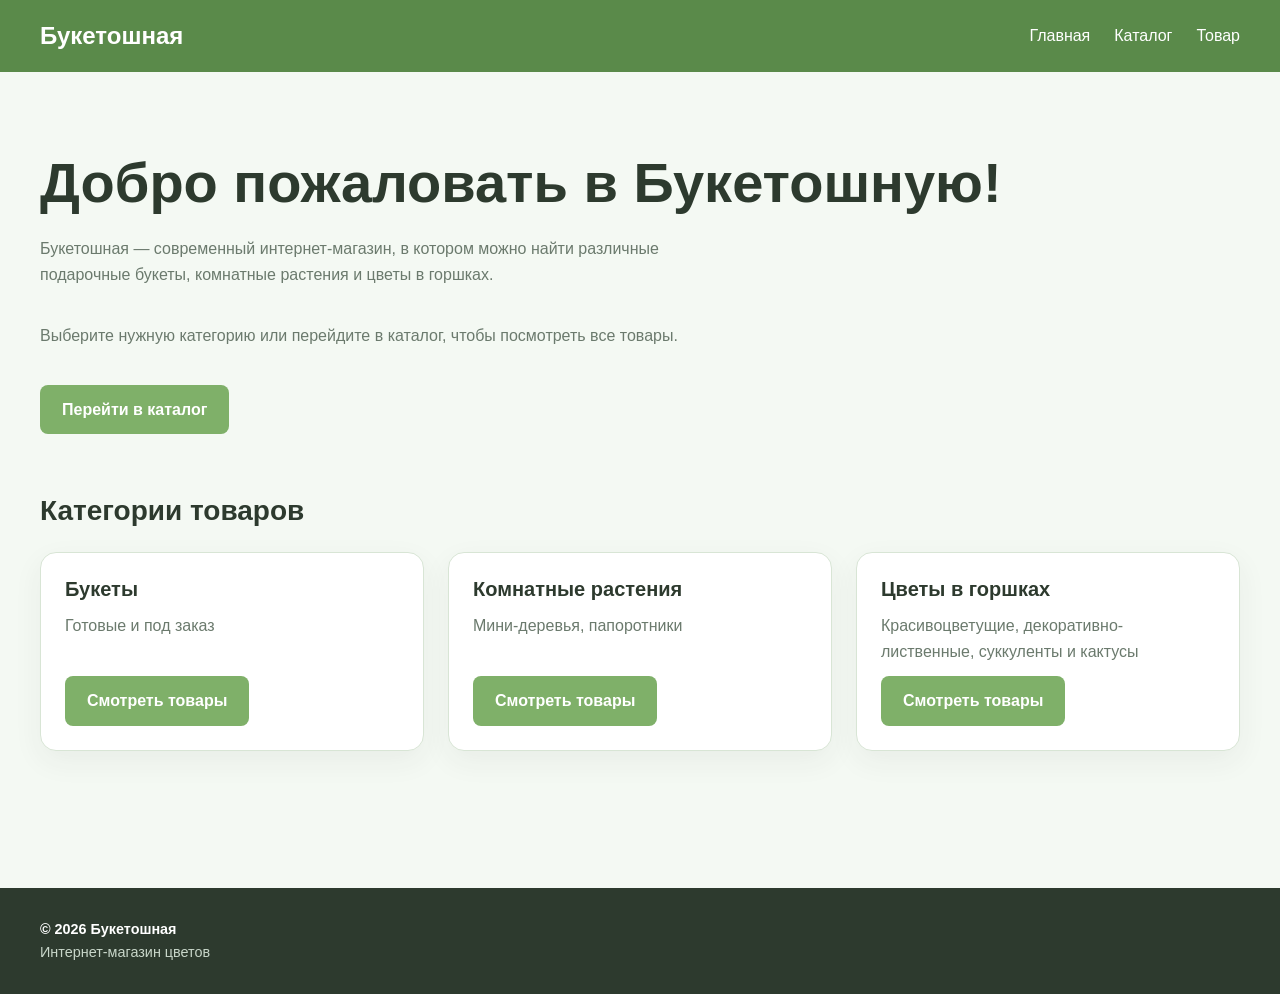
<file: buketoshnaya/index.html>
<!DOCTYPE html>
<html lang="ru">
<head>
    <meta charset="UTF-8">
    <meta name="viewport" content="width=device-width, initial-scale=1.0">
    <title>Букетошная — интернет-магазин цветов</title>
    <link rel="stylesheet" href="css/style.css">

</head>
<body>

    <header class="site-header">
        <div class="container">
            <a class="site-header__logo" href="index.html">Букетошная</a>
            <nav class="site-header__nav">
                <a href="index.html">Главная</a>
                <a href="pages/catalog.html">Каталог</a>
                <a href="pages/product.html">Товар</a>
            </nav>
        </div>
    </header>

    <main>
        <div class="container">
            <section class="hero">
                <h1 class="hero__title">Добро пожаловать в Букетошную!</h1>
                <p>Букетошная — современный интернет-магазин, в котором можно найти
                   различные подарочные букеты, комнатные растения и цветы в горшках.</p>
                <p>Выберите нужную категорию или перейдите в каталог,
                   чтобы посмотреть все товары.</p>
                <a class="button" href="pages/catalog.html">Перейти в каталог</a>
            </section>

            <section class="categories">
                <h2 class="categories__title">Категории товаров</h2>
                <div class="categories__grid">
                    <article class="category-card">
                        <h3>Букеты</h3>
                        <p>Готовые и под заказ</p>
                        <a class="button" href="pages/catalog.html">Смотреть товары</a>
                    </article>
                    <article class="category-card">
                        <h3>Комнатные растения</h3>
                        <p>Мини-деревья, папоротники</p>
                        <a class="button" href="pages/catalog.html">Смотреть товары</a>
                    </article>
                    <article class="category-card">
                        <h3>Цветы в горшках</h3>
                        <p>Красивоцветущие, декоративно-лиственные, суккуленты и кактусы</p>
                        <a class="button" href="pages/catalog.html">Смотреть товары</a>
                    </article>
                </div>
            </section>
        </div>
    </main>

    <footer class="site-footer">
        <div class="container">
            <p>© 2026 Букетошная</p>
            <p>Интернет-магазин цветов</p>
        </div>
    </footer>

</body>
</html>
</file>
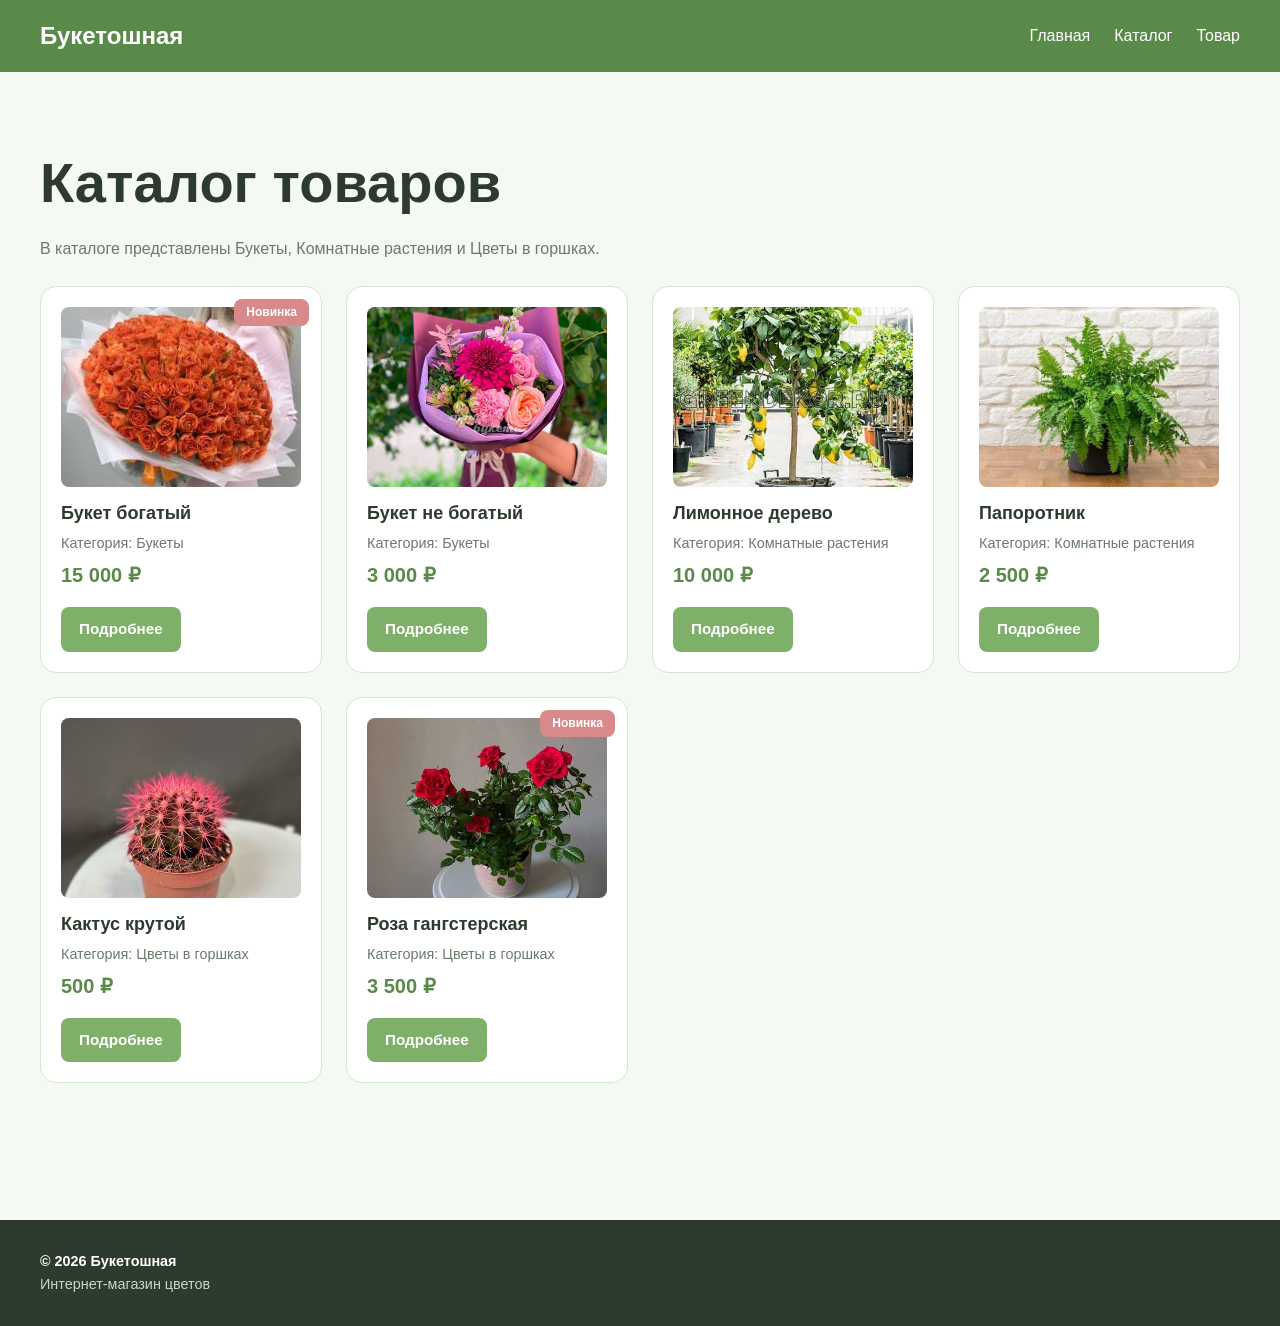
<file: buketoshnaya/pages/catalog.html>
<!DOCTYPE html>
<html lang="ru">
<head>
    <meta charset="UTF-8">
    <meta name="viewport" content="width=device-width, initial-scale=1.0">
    <title>Каталог — Букетошная</title>
    <link rel="stylesheet" href="../css/style.css">
</head>
<body>

    <header class="site-header">
        <div class="container">
            <a class="site-header__logo" href="../index.html">Букетошная</a>
            <nav class="site-header__nav">
                <a href="../index.html">Главная</a>
                <a href="catalog.html">Каталог</a>
                <a href="product.html">Товар</a>
            </nav>
        </div>
    </header>

    <main>
        <div class="container">
            <h1>Каталог товаров</h1>
            <p>В каталоге представлены Букеты, Комнатные растения и Цветы в горшках.</p>

            <section class="products">

                <article class="product-card product-card--new">
                    <img class="product-card__image" src="../images/bouquet.jpg" alt="Букет богатый">
                    <h2>Букет богатый</h2>
                    <p class="product-card__category">Категория: Букеты</p>
                    <p class="product-card__price">15 000 ₽</p>
                    <a class="button" href="product.html#bouquet-rich">Подробнее</a>
                </article>

                <article class="product-card">
                    <img class="product-card__image" src="../images/nishiy.jpg" alt="Букет не богатый">
                    <h2>Букет не богатый</h2>
                    <p class="product-card__category">Категория: Букеты</p>
                    <p class="product-card__price">3 000 ₽</p>
                    <a class="button" href="product.html#bouquet-cheap">Подробнее</a>
                </article>

                <article class="product-card">
                    <img class="product-card__image" src="../images/lemon.jpg" alt="Лимонное дерево">
                    <h2>Лимонное дерево</h2>
                    <p class="product-card__category">Категория: Комнатные растения</p>
                    <p class="product-card__price">10 000 ₽</p>
                    <a class="button" href="product.html#lemon-tree">Подробнее</a>
                </article>

                <article class="product-card">
                    <img class="product-card__image" src="../images/paporotnik.jpg" alt="Папоротник">
                    <h2>Папоротник</h2>
                    <p class="product-card__category">Категория: Комнатные растения</p>
                    <p class="product-card__price">2 500 ₽</p>
                    <a class="button" href="product.html#fern">Подробнее</a>
                </article>

                <article class="product-card">
                    <img class="product-card__image" src="../images/cactus.jpg" alt="Кактус крутой">
                    <h2>Кактус крутой</h2>
                    <p class="product-card__category">Категория: Цветы в горшках</p>
                    <p class="product-card__price">500 ₽</p>
                    <a class="button" href="product.html#cactus">Подробнее</a>
                </article>

                <article class="product-card product-card--new">
                    <img class="product-card__image" src="../images/rose.jpg" alt="Роза гангстерская">
                    <h2>Роза гангстерская</h2>
                    <p class="product-card__category">Категория: Цветы в горшках</p>
                    <p class="product-card__price">3 500 ₽</p>
                    <a class="button" href="product.html#rose">Подробнее</a>
                </article>

            </section>
        </div>
    </main>

    <footer class="site-footer">
        <div class="container">
            <p>© 2026 Букетошная</p>
            <p>Интернет-магазин цветов</p>
        </div>
    </footer>

</body>
</html>
</file>
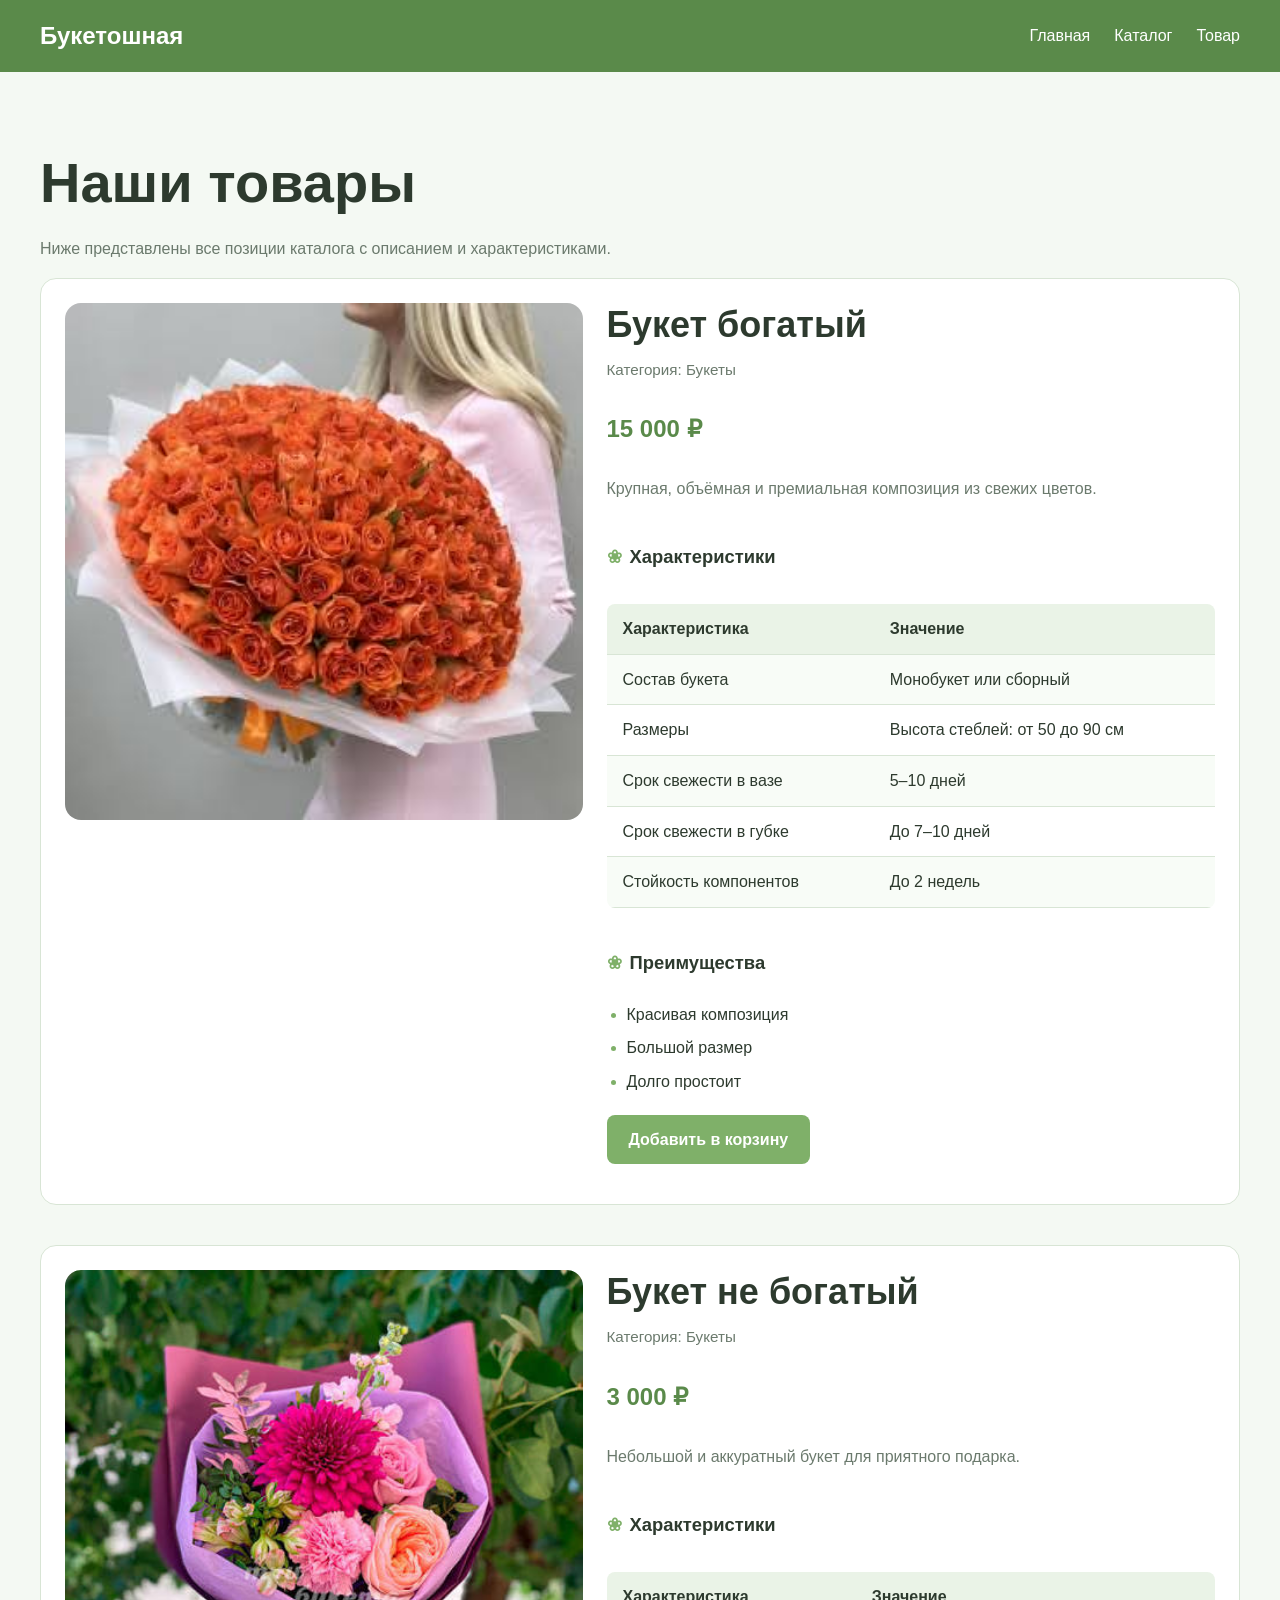
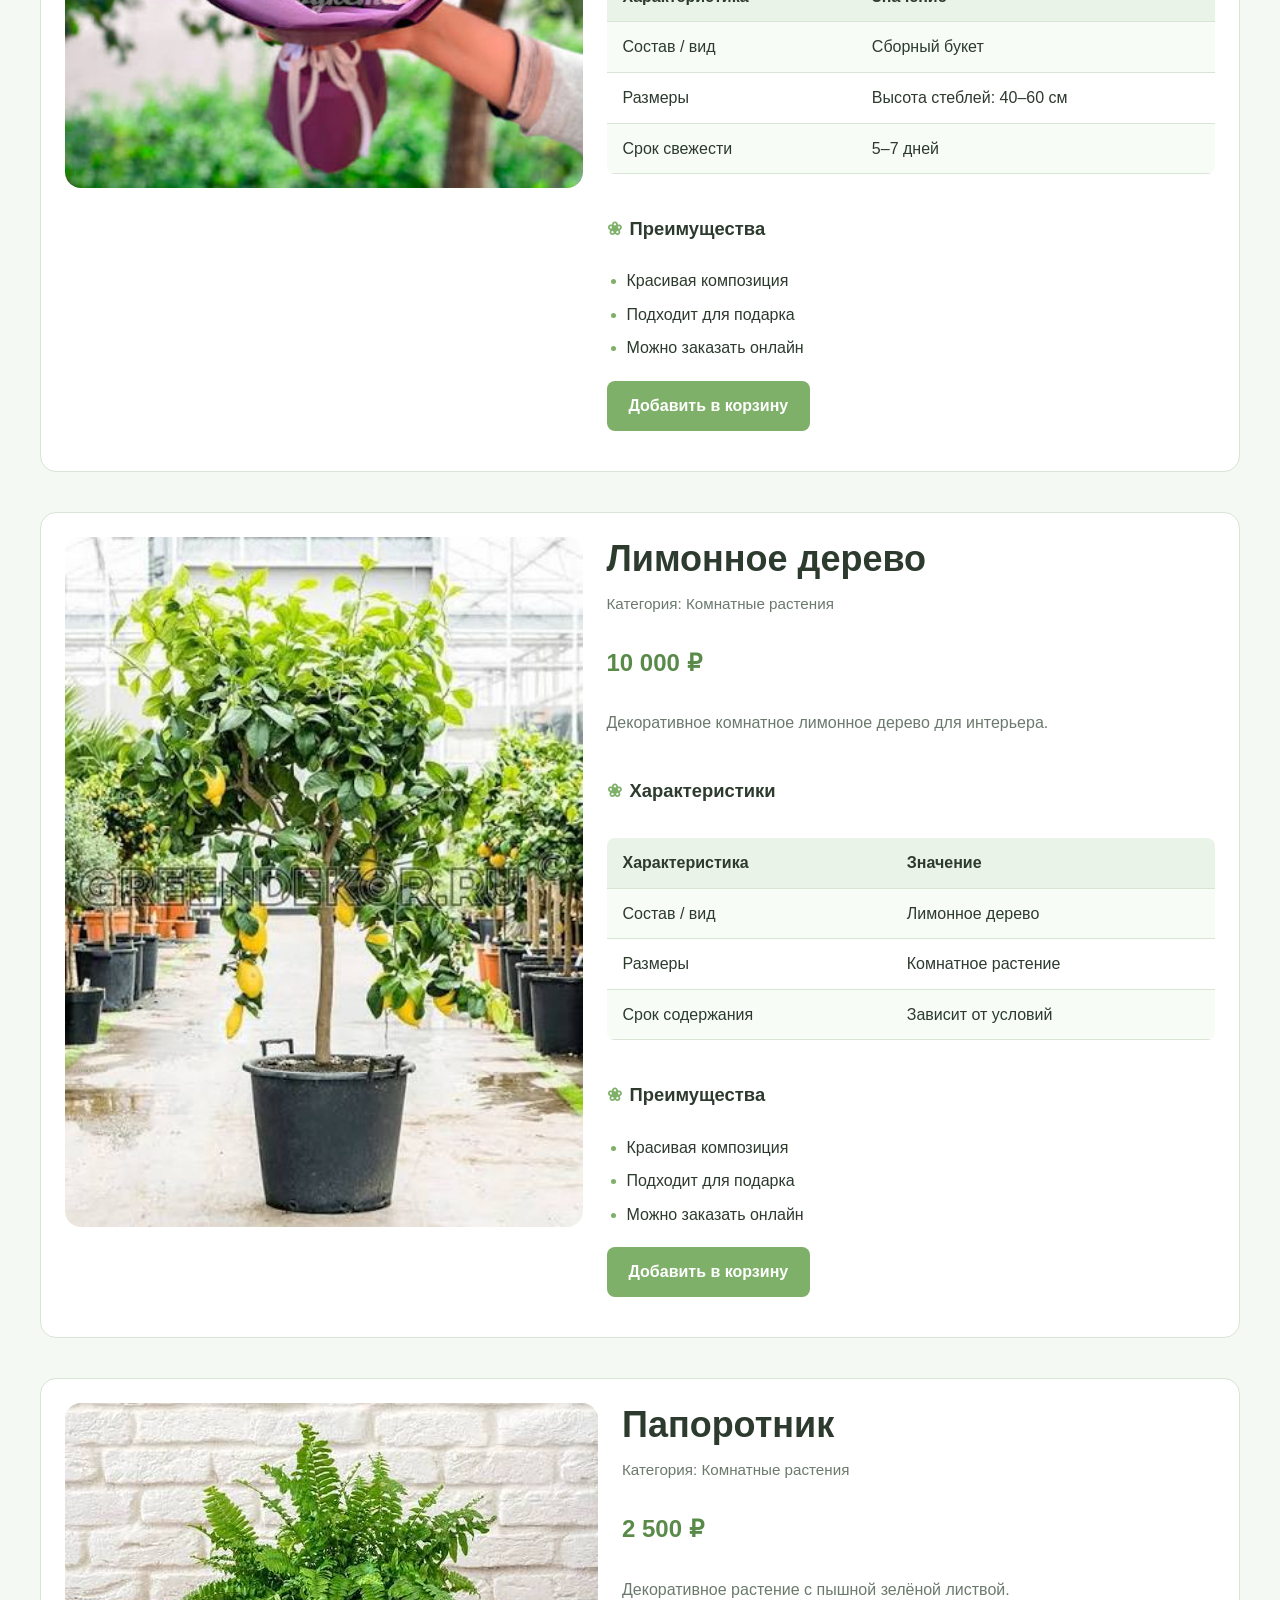
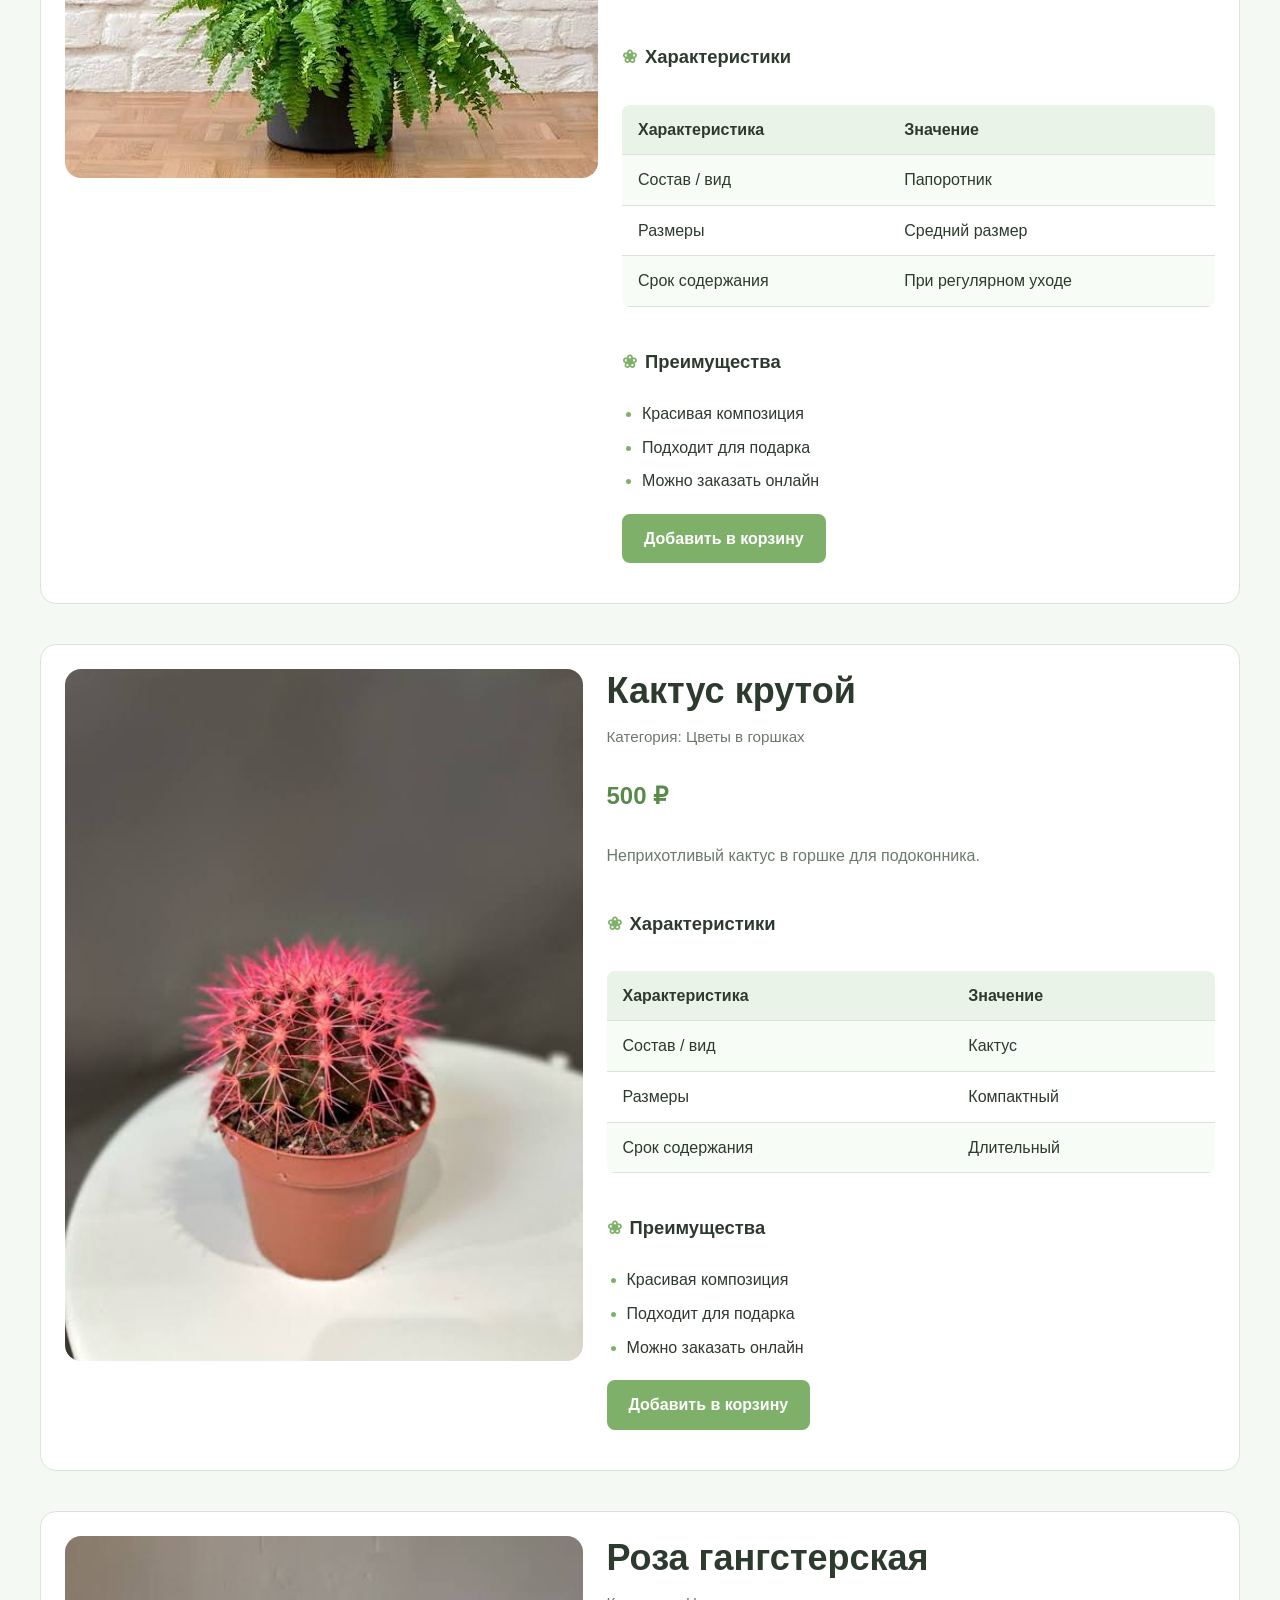
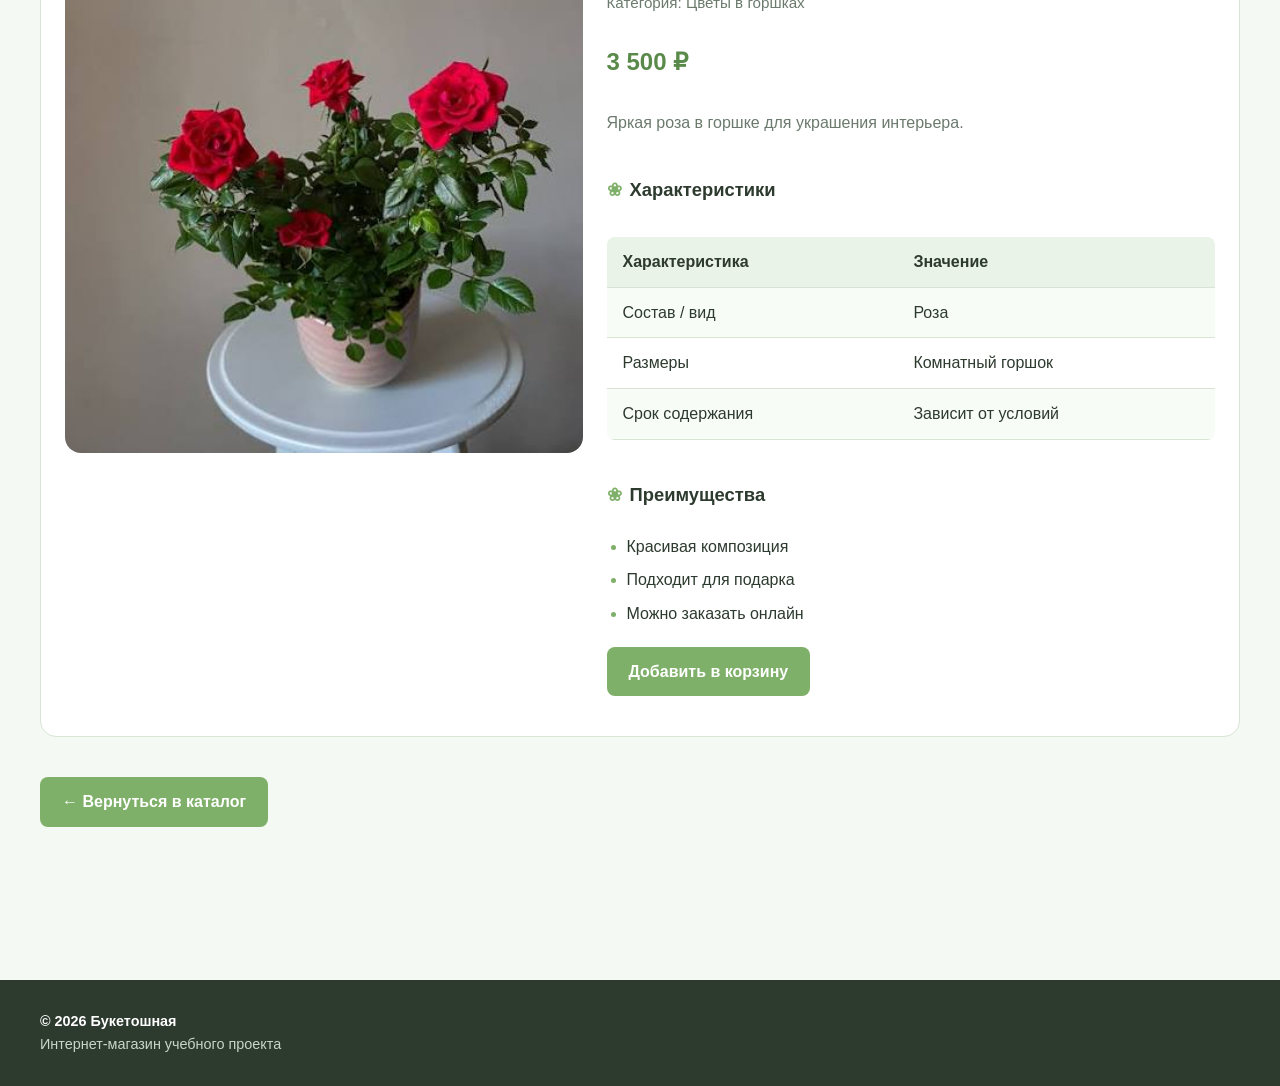
<file: buketoshnaya/pages/product.html>
<!DOCTYPE html>
<html lang="ru">
<head>
    <meta charset="UTF-8">
    <meta name="viewport" content="width=device-width, initial-scale=1.0">
    <title>Товары — Букетошная</title>
    <link rel="stylesheet" href="../css/style.css">
</head>
<body>

    <header class="site-header">
        <div class="container">
            <a class="site-header__logo" href="../index.html">Букетошная</a>
            <nav class="site-header__nav">
                <a href="../index.html">Главная</a>
                <a href="catalog.html">Каталог</a>
                <a href="product.html">Товар</a>
            </nav>
        </div>
    </header>

    <main>
        <div class="container">
            <h1>Наши товары</h1>
            <p>Ниже представлены все позиции каталога с описанием и характеристиками.</p>

            <article class="product-page" id="bouquet-rich">
                <img class="product-page__image" src="../images/bouquet.jpg" alt="Букет богатый">
                <div class="product-page__info">
                    <h2>Букет богатый</h2>
                    <p class="product-page__category">Категория: Букеты</p>
                    <p class="product-page__price">15 000 ₽</p>
                    <p>Крупная, объёмная и премиальная композиция из свежих цветов.</p>

                    <h3>Характеристики</h3>
                    <table class="specs">
                        <tr><th>Характеристика</th><th>Значение</th></tr>
                        <tr><td>Состав букета</td><td>Монобукет или сборный</td></tr>
                        <tr><td>Размеры</td><td>Высота стеблей: от 50 до 90 см</td></tr>
                        <tr><td>Срок свежести в вазе</td><td>5–10 дней</td></tr>
                        <tr><td>Срок свежести в губке</td><td>До 7–10 дней</td></tr>
                        <tr><td>Стойкость компонентов</td><td>До 2 недель</td></tr>
                    </table>

                    <h3>Преимущества</h3>
                    <ul class="features">
                        <li>Красивая композиция</li>
                        <li>Большой размер</li>
                        <li>Долго простоит</li>
                    </ul>

                    <p><a class="button" href="#">Добавить в корзину</a></p>
                </div>
            </article>

            <article class="product-page" id="bouquet-cheap">
                <img class="product-page__image" src="../images/nishiy.jpg" alt="Букет не богатый">
                <div class="product-page__info">
                    <h2>Букет не богатый</h2>
                    <p class="product-page__category">Категория: Букеты</p>
                    <p class="product-page__price">3 000 ₽</p>
                    <p>Небольшой и аккуратный букет для приятного подарка.</p>

                    <h3>Характеристики</h3>
                    <table class="specs">
                        <tr><th>Характеристика</th><th>Значение</th></tr>
                        <tr><td>Состав / вид</td><td>Сборный букет</td></tr>
                        <tr><td>Размеры</td><td>Высота стеблей: 40–60 см</td></tr>
                        <tr><td>Срок свежести</td><td>5–7 дней</td></tr>
                    </table>

                    <h3>Преимущества</h3>
                    <ul class="features">
                        <li>Красивая композиция</li>
                        <li>Подходит для подарка</li>
                        <li>Можно заказать онлайн</li>
                    </ul>

                    <p><a class="button" href="#">Добавить в корзину</a></p>
                </div>
            </article>

            <article class="product-page" id="lemon-tree">
                <img class="product-page__image" src="../images/lemon.jpg" alt="Лимонное дерево">
                <div class="product-page__info">
                    <h2>Лимонное дерево</h2>
                    <p class="product-page__category">Категория: Комнатные растения</p>
                    <p class="product-page__price">10 000 ₽</p>
                    <p>Декоративное комнатное лимонное дерево для интерьера.</p>

                    <h3>Характеристики</h3>
                    <table class="specs">
                        <tr><th>Характеристика</th><th>Значение</th></tr>
                        <tr><td>Состав / вид</td><td>Лимонное дерево</td></tr>
                        <tr><td>Размеры</td><td>Комнатное растение</td></tr>
                        <tr><td>Срок содержания</td><td>Зависит от условий</td></tr>
                    </table>

                    <h3>Преимущества</h3>
                    <ul class="features">
                        <li>Красивая композиция</li>
                        <li>Подходит для подарка</li>
                        <li>Можно заказать онлайн</li>
                    </ul>

                    <p><a class="button" href="#">Добавить в корзину</a></p>
                </div>
            </article>

            <article class="product-page" id="fern">
                <img class="product-page__image" src="../images/paporotnik.jpg" alt="Папоротник">
                <div class="product-page__info">
                    <h2>Папоротник</h2>
                    <p class="product-page__category">Категория: Комнатные растения</p>
                    <p class="product-page__price">2 500 ₽</p>
                    <p>Декоративное растение с пышной зелёной листвой.</p>

                    <h3>Характеристики</h3>
                    <table class="specs">
                        <tr><th>Характеристика</th><th>Значение</th></tr>
                        <tr><td>Состав / вид</td><td>Папоротник</td></tr>
                        <tr><td>Размеры</td><td>Средний размер</td></tr>
                        <tr><td>Срок содержания</td><td>При регулярном уходе</td></tr>
                    </table>

                    <h3>Преимущества</h3>
                    <ul class="features">
                        <li>Красивая композиция</li>
                        <li>Подходит для подарка</li>
                        <li>Можно заказать онлайн</li>
                    </ul>

                    <p><a class="button" href="#">Добавить в корзину</a></p>
                </div>
            </article>

            <article class="product-page" id="cactus">
                <img class="product-page__image" src="../images/cactus.jpg" alt="Кактус крутой">
                <div class="product-page__info">
                    <h2>Кактус крутой</h2>
                    <p class="product-page__category">Категория: Цветы в горшках</p>
                    <p class="product-page__price">500 ₽</p>
                    <p>Неприхотливый кактус в горшке для подоконника.</p>

                    <h3>Характеристики</h3>
                    <table class="specs">
                        <tr><th>Характеристика</th><th>Значение</th></tr>
                        <tr><td>Состав / вид</td><td>Кактус</td></tr>
                        <tr><td>Размеры</td><td>Компактный</td></tr>
                        <tr><td>Срок содержания</td><td>Длительный</td></tr>
                    </table>

                    <h3>Преимущества</h3>
                    <ul class="features">
                        <li>Красивая композиция</li>
                        <li>Подходит для подарка</li>
                        <li>Можно заказать онлайн</li>
                    </ul>

                    <p><a class="button" href="#">Добавить в корзину</a></p>
                </div>
            </article>

            <article class="product-page" id="rose">
                <img class="product-page__image" src="../images/rose.jpg" alt="Роза гангстерская">
                <div class="product-page__info">
                    <h2>Роза гангстерская</h2>
                    <p class="product-page__category">Категория: Цветы в горшках</p>
                    <p class="product-page__price">3 500 ₽</p>
                    <p>Яркая роза в горшке для украшения интерьера.</p>

                    <h3>Характеристики</h3>
                    <table class="specs">
                        <tr><th>Характеристика</th><th>Значение</th></tr>
                        <tr><td>Состав / вид</td><td>Роза</td></tr>
                        <tr><td>Размеры</td><td>Комнатный горшок</td></tr>
                        <tr><td>Срок содержания</td><td>Зависит от условий</td></tr>
                    </table>

                    <h3>Преимущества</h3>
                    <ul class="features">
                        <li>Красивая композиция</li>
                        <li>Подходит для подарка</li>
                        <li>Можно заказать онлайн</li>
                    </ul>

                    <p><a class="button" href="#">Добавить в корзину</a></p>
                </div>
            </article>

            <p style="margin-top: 40px;">
                <a class="button" href="catalog.html">← Вернуться в каталог</a>
            </p>

        </div>
    </main>

    <footer class="site-footer">
        <div class="container">
            <p>© 2026 Букетошная</p>
            <p>Интернет-магазин учебного проекта</p>
        </div>
    </footer>

</body>
</html>
</file>
<file: buketoshnaya/css/style.css>
:root {
    --color-primary:      #7fb069;
    --color-primary-dark: #5a8a4a;
    --color-accent:       #d88a8a;
    --color-text:         #2d3a2e;
    --color-muted:        #6b7a6d;
    --color-background:   #f4f9f3;
    --color-white:        #ffffff;
    --color-border:       #d8e5d5;
    --color-footer:       #2d3a2e;

    --radius-small: 8px;
    --radius-large: 16px;

    --container-width: 1200px;
    --gap: 24px;
}

*,
*::before,
*::after {
    box-sizing: border-box;
    margin: 0;
    padding: 0;
}

body {
    font-family: "Segoe UI", Arial, sans-serif;
    color: var(--color-text);
    background-color: var(--color-background);
    line-height: 1.6;
}

img {
    max-width: 100%;
    height: auto;
    display: block;
}

a {
    color: inherit;
    text-decoration: none;
}

h1, h2, h3 {
    line-height: 1.2;
}

.container {
    width: min(100% - 40px, var(--container-width));
    margin: 0 auto;
}

.site-header {
    background-color: var(--color-primary-dark);
    color: var(--color-white);
}

.site-header .container {
    min-height: 72px;
    display: flex;
    align-items: center;
    justify-content: space-between;
    gap: 30px;
}

.site-header__logo {
    font-size: 1.5rem;
    font-weight: 700;
    color: var(--color-white);
    transition: color 0.2s ease;
}

.site-header__logo:hover {
    color: #eaf7e6;
}

.site-header__nav {
    display: flex;
    align-items: center;
    gap: var(--gap);
}

.site-header__nav a {
    color: var(--color-white);
    font-weight: 500;
    padding: 6px 0;
    position: relative;
    transition: color 0.2s ease;
}

.site-header__nav a::after {
    content: "";
    position: absolute;
    left: 0;
    bottom: 0;
    width: 0;
    height: 2px;
    background-color: var(--color-white);
    transition: width 0.25s ease;
}

.site-header__nav a:hover::after {
    width: 100%;
}

.site-header__nav a:focus-visible {
    outline: 3px solid var(--color-accent);
    outline-offset: 3px;
    border-radius: var(--radius-small);
}

.button {
    display: inline-block;
    padding: 12px 22px;
    background-color: var(--color-primary);
    color: var(--color-white);
    border-radius: var(--radius-small);
    font-weight: 600;
    border: none;
    cursor: pointer;
    transition:
        background-color 0.2s ease,
        transform        0.2s ease,
        box-shadow       0.2s ease;
}

.button:hover {
    background-color: var(--color-primary-dark);
    transform: translateY(-2px);
    box-shadow: 0 8px 20px rgba(90, 138, 74, 0.25);
}

.button:active {
    transform: translateY(0);
    box-shadow: none;
}

.button:focus-visible {
    outline: 3px solid var(--color-accent);
    outline-offset: 3px;
}

main {
    padding: clamp(40px, 6vw, 80px) 0;
}

h1 {
    margin-bottom: 20px;
    font-size: clamp(2rem, 5vw, 3.5rem);
    color: var(--color-text);
}

main p {
    max-width: 700px;
    color: var(--color-muted);
    margin-bottom: 16px;
}

.hero {
    display: flex;
    flex-direction: column;
    gap: 20px;
    align-items: flex-start;
}

.hero__title {
    margin-bottom: 0;
}

.categories {
    margin-top: 60px;
}

.categories__title {
    margin-bottom: 24px;
    font-size: 1.75rem;
}

.categories__grid {
    display: grid;
    grid-template-columns: repeat(3, 1fr);
    gap: var(--gap);
}

.category-card {
    padding: 24px;
    background-color: var(--color-white);
    border: 1px solid var(--color-border);
    border-radius: var(--radius-large);
    box-shadow: 0 10px 30px rgba(45, 58, 46, 0.06);
    display: flex;
    flex-direction: column;
    gap: 12px;
    transition: transform 0.25s ease, box-shadow 0.25s ease;
}

.category-card:hover {
    transform: translateY(-5px);
    box-shadow: 0 15px 35px rgba(45, 58, 46, 0.12);
}

.category-card h3 {
    font-size: 1.25rem;
    color: var(--color-text);
}

.category-card p {
    color: var(--color-muted);
    margin-bottom: 0;
}

.category-card .button {
    margin-top: auto;
    align-self: flex-start;
}

.products {
    display: grid;
    grid-template-columns: repeat(auto-fill, minmax(250px, 1fr));
    gap: var(--gap);
    margin-top: 24px;
}

.product-card {
    position: relative;
    display: flex;
    flex-direction: column;
    padding: 20px;
    background-color: var(--color-white);
    border: 1px solid var(--color-border);
    border-radius: var(--radius-large);
    overflow: hidden;
    transition: transform 0.25s ease, box-shadow 0.25s ease;
}

.product-card:hover {
    transform: translateY(-5px);
    box-shadow: 0 15px 35px rgba(45, 58, 46, 0.12);
}

.product-card__image {
    width: 100%;
    aspect-ratio: 4 / 3;
    object-fit: cover;
    border-radius: var(--radius-small);
    margin-bottom: 16px;
    transition: transform 0.45s ease;
}

.product-card:hover .product-card__image {
    transform: scale(1.06);
}

.product-card h2 {
    font-size: 1.125rem;
    margin-bottom: 8px;
}

.product-card__category {
    color: var(--color-muted);
    font-size: 0.9rem;
    margin-bottom: 4px;
}

.product-card__price {
    font-size: 1.25rem;
    font-weight: 700;
    color: var(--color-primary-dark);
    margin-bottom: 16px;
}

.product-card .button {
    margin-top: auto;
    align-self: flex-start;
    padding: 10px 18px;
    font-size: 0.95rem;
}

.product-card--new::before {
    content: "Новинка";
    position: absolute;
    top: 12px;
    right: 12px;
    background-color: var(--color-accent);
    color: var(--color-white);
    font-size: 0.75rem;
    font-weight: 700;
    padding: 4px 12px;
    border-radius: var(--radius-small);
    z-index: 2;
}

.product-page {
    display: flex;
    flex-direction: column;
    gap: 24px;
    padding: 24px;
    background-color: var(--color-white);
    border-radius: var(--radius-large);
    border: 1px solid var(--color-border);
}

.product-page + .product-page {
    margin-top: 40px;
}

.product-page__image {
    width: min(100%, 700px);
    height: auto;
    margin: 0 auto;
    border-radius: var(--radius-large);
}

.product-page__info {
    display: flex;
    flex-direction: column;
    gap: 12px;
}

.product-page__info h2 {
    font-size: clamp(1.5rem, 3.5vw, 2.25rem);
    margin-bottom: 0;
}

.product-page__category {
    color: var(--color-muted);
    font-size: 0.95rem;
}

.product-page__price {
    font-size: 1.5rem;
    font-weight: 700;
    color: var(--color-primary-dark);
}

.product-page__info h3 {
    margin-top: 16px;
    margin-bottom: 8px;
    font-size: 1.15rem;
}

.product-page__info h3::before {
    content: "❀";
    margin-right: 8px;
    color: var(--color-primary);
}

.specs {
    width: 100%;
    border-collapse: collapse;
    margin: 16px 0;
    background-color: var(--color-white);
    border-radius: var(--radius-small);
    overflow: hidden;
}

.specs th,
.specs td {
    padding: 12px 16px;
    border-bottom: 1px solid var(--color-border);
    text-align: left;
    vertical-align: top;
}

.specs th {
    background-color: #eaf3e7;
    font-weight: 700;
}

.specs tr:nth-child(even) {
    background-color: #f8fcf7;
}

.features {
    padding-left: 20px;
    margin: 8px 0 0;
}

.features li {
    margin-bottom: 8px;
    color: var(--color-text);
}

.features li::marker {
    color: var(--color-primary);
}

.site-footer {
    padding: 30px 0;
    background-color: var(--color-footer);
    color: var(--color-white);
    margin-top: 60px;
}

.site-footer p {
    color: #c8d6c9;
    font-size: 0.9rem;
}

.site-footer p:first-child {
    color: var(--color-white);
    font-weight: 600;
}

@media (min-width: 768px) {
    .categories__grid {
        grid-template-columns: repeat(3, 1fr);
    }

    .product-page {
        flex-direction: row;
        align-items: flex-start;
    }

    .product-page__image {
        flex: 0 0 45%;
        margin: 0;
    }

    .product-page__info {
        flex: 1;
    }
}

@media (max-width: 480px) {
    .site-header .container {
        min-height: 60px;
        gap: 12px;
    }

    .site-header__logo {
        font-size: 1.15rem;
    }

    .site-header__nav {
        gap: 12px;
    }

    .site-header__nav a {
        font-size: 0.9rem;
    }

    .category-card {
        padding: 18px;
    }
}
</file>
